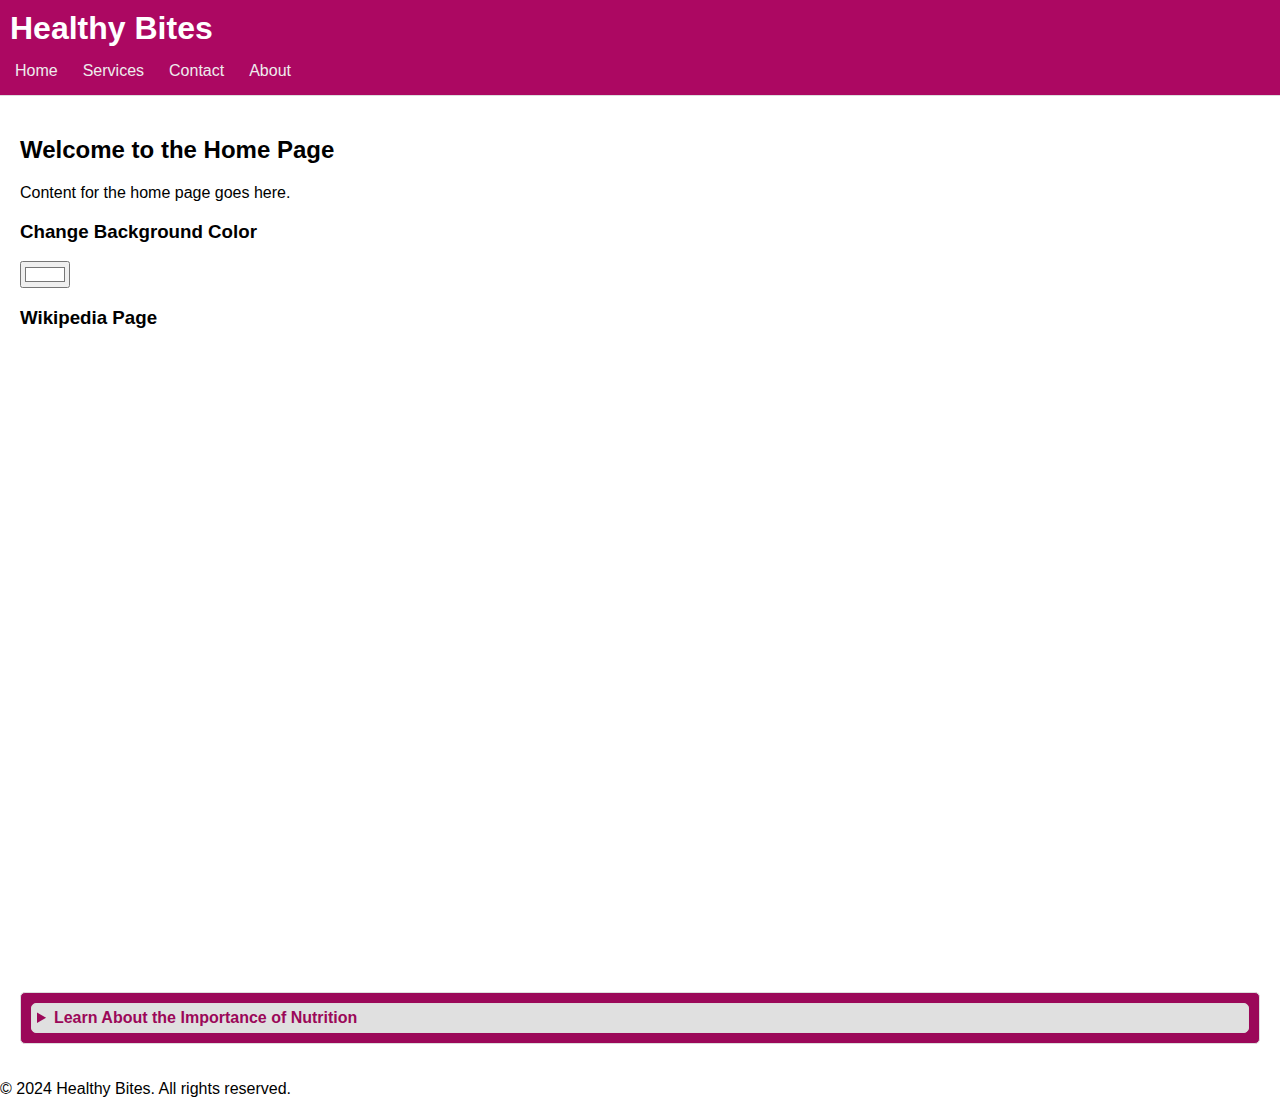
<file: Assignment 00 HTML CSS/index.html>
<!DOCTYPE html>
<html lang="en">
<head>
    <meta charset="UTF-8">
    <meta name="viewport" content="width=device-width, initial-scale=1.0">
    <title>Home Page</title>
    <meta name="description" content="Welcome to Healthy Bites. Discover the importance of nutrition and explore useful resources on healthy eating.">
    <link rel="stylesheet" href="styles.css">
    <style>
        /* Inline styles for quick changes; move to CSS for a production site */
        body {
            transition: background-color 0.5s;
        }
    </style>
</head>
<body>
    <header>
        <h1>Healthy Bites</h1>
        <nav>
            <a href="index.html">Home</a>
            <a href="services.html">Services</a>
            <a href="contact.html">Contact</a>
            <a href="about.html">About</a>
        </nav>
    </header>

    <main>
        <h2>Welcome to the Home Page</h2>
        <p>Content for the home page goes here.</p>
        
        <!-- Color Picker -->
        <section>
            <h3>Change Background Color</h3>
            <input type="color" id="colorPicker" name="colorPicker" value="#ffffff">
        </section>

        <!-- Iframe for displaying a default Wikipedia page -->
        <section>
            <h3>Wikipedia Page</h3>
            <iframe src="https://en.wikipedia.org/wiki/Nutrition" width="100%" height="600px" style="border: none;"></iframe>
        </section>
        
        <!-- Details Section -->
        <section>
            <details>
                <summary>Learn About the Importance of Nutrition</summary>
                <ul>
                    <li><a href="https://www.nutrition.org.uk/healthyliving/healthyeating/what-is-a-healthy-diet.html" target="_blank">British Nutrition Foundation: What is a Healthy Diet?</a></li>
                    <li><a href="https://www.eatright.org/health/wellness/nutrition" target="_blank">Academy of Nutrition and Dietetics: Nutrition and Wellness</a></li>
                    <li><a href="https://www.hsph.harvard.edu/nutritionsource/" target="_blank">Harvard T.H. Chan School of Public Health: The Nutrition Source</a></li>
                    <li><a href="https://www.cdc.gov/nutrition/index.html" target="_blank">Centers for Disease Control and Prevention (CDC): Nutrition</a></li>
                </ul>
            </details>
        </section>
    </main>
    
    <footer>
        <p>&copy; 2024 Healthy Bites. All rights reserved.</p>
    </footer>

    <script>
        // JavaScript to change background color based on color picker
        document.getElementById('colorPicker').addEventListener('input', function() {
            document.body.style.backgroundColor = this.value;
        });
    </script>
</body>
</html>
</file>
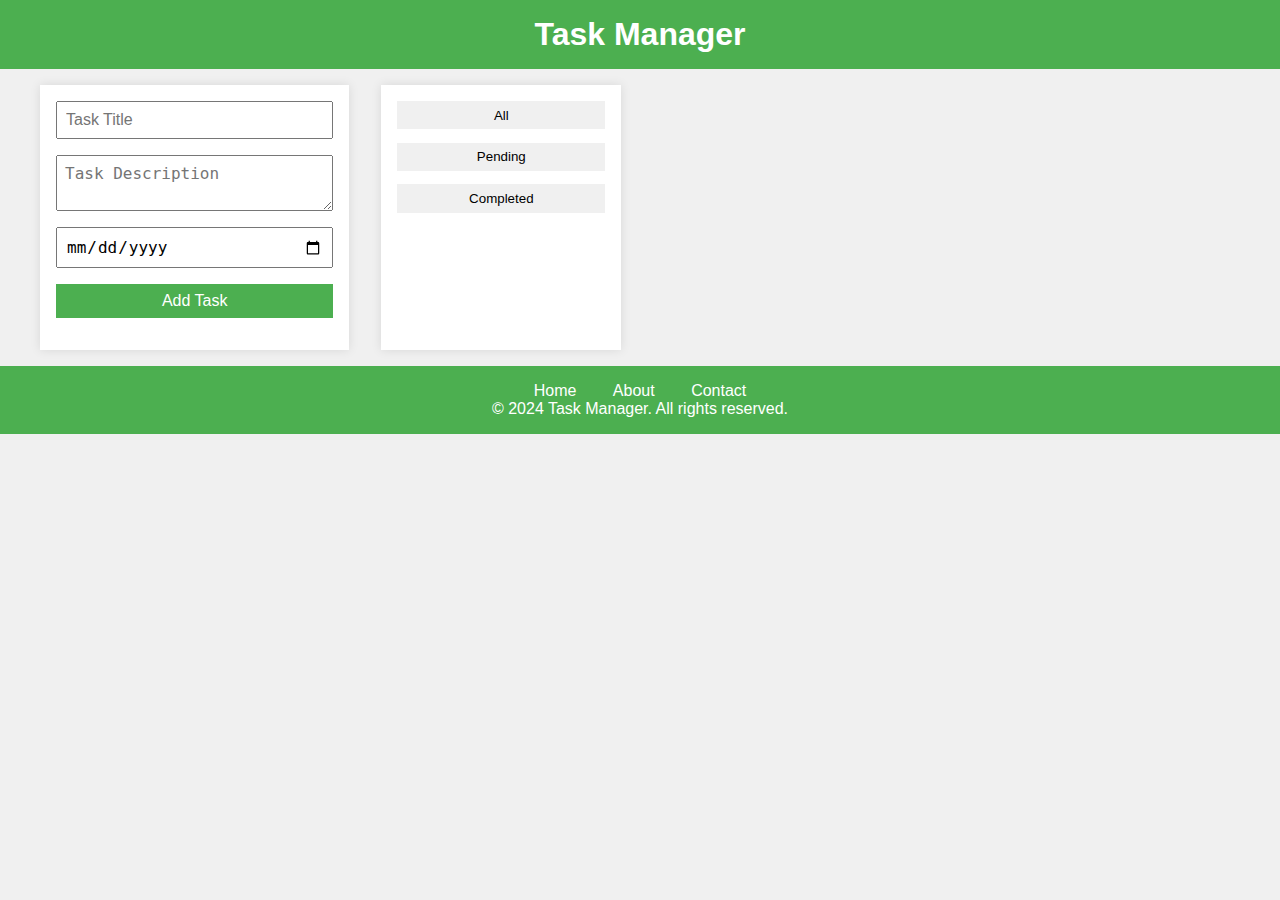
<file: Assignment 01 - JavaScript & AJAX/index.html>
<!DOCTYPE html>
<html lang="en">
<head>
    <meta charset="UTF-8">
    <meta name="viewport" content="width=device-width, initial-scale=1.0">
    <title>Task Manager</title>
    <link rel="stylesheet" href="styles.css">
</head>
<body>
    <header>
        <h1>Task Manager</h1>
    </header>
    <main>
        <section id="task-form-section">
            <form id="task-form">
                <input type="text" id="task-title" placeholder="Task Title" required>
                <textarea id="task-desc" placeholder="Task Description" required></textarea>
                <input type="date" id="due-date" required>
                <button type="submit">Add Task</button>
                <p id="feedback-message"></p>
            </form>
        </section>
        <aside id="task-sidebar">
            <ul>
                <li><button id="all-tasks">All</button></li>
                <li><button id="pending-tasks">Pending</button></li>
                <li><button id="completed-tasks">Completed</button></li>
            </ul>
        </aside>
        <section id="task-list-section">
            <ul id="task-list"></ul>
        </section>
    </main>
    <footer>
        <nav>
            <a href="#">Home</a>
            <a href="#">About</a>
            <a href="#">Contact</a>
        </nav>
        <p>&copy; 2024 Task Manager. All rights reserved.</p>
    </footer>
    <script src="app.js"></script>
</body>
</html>
</file>
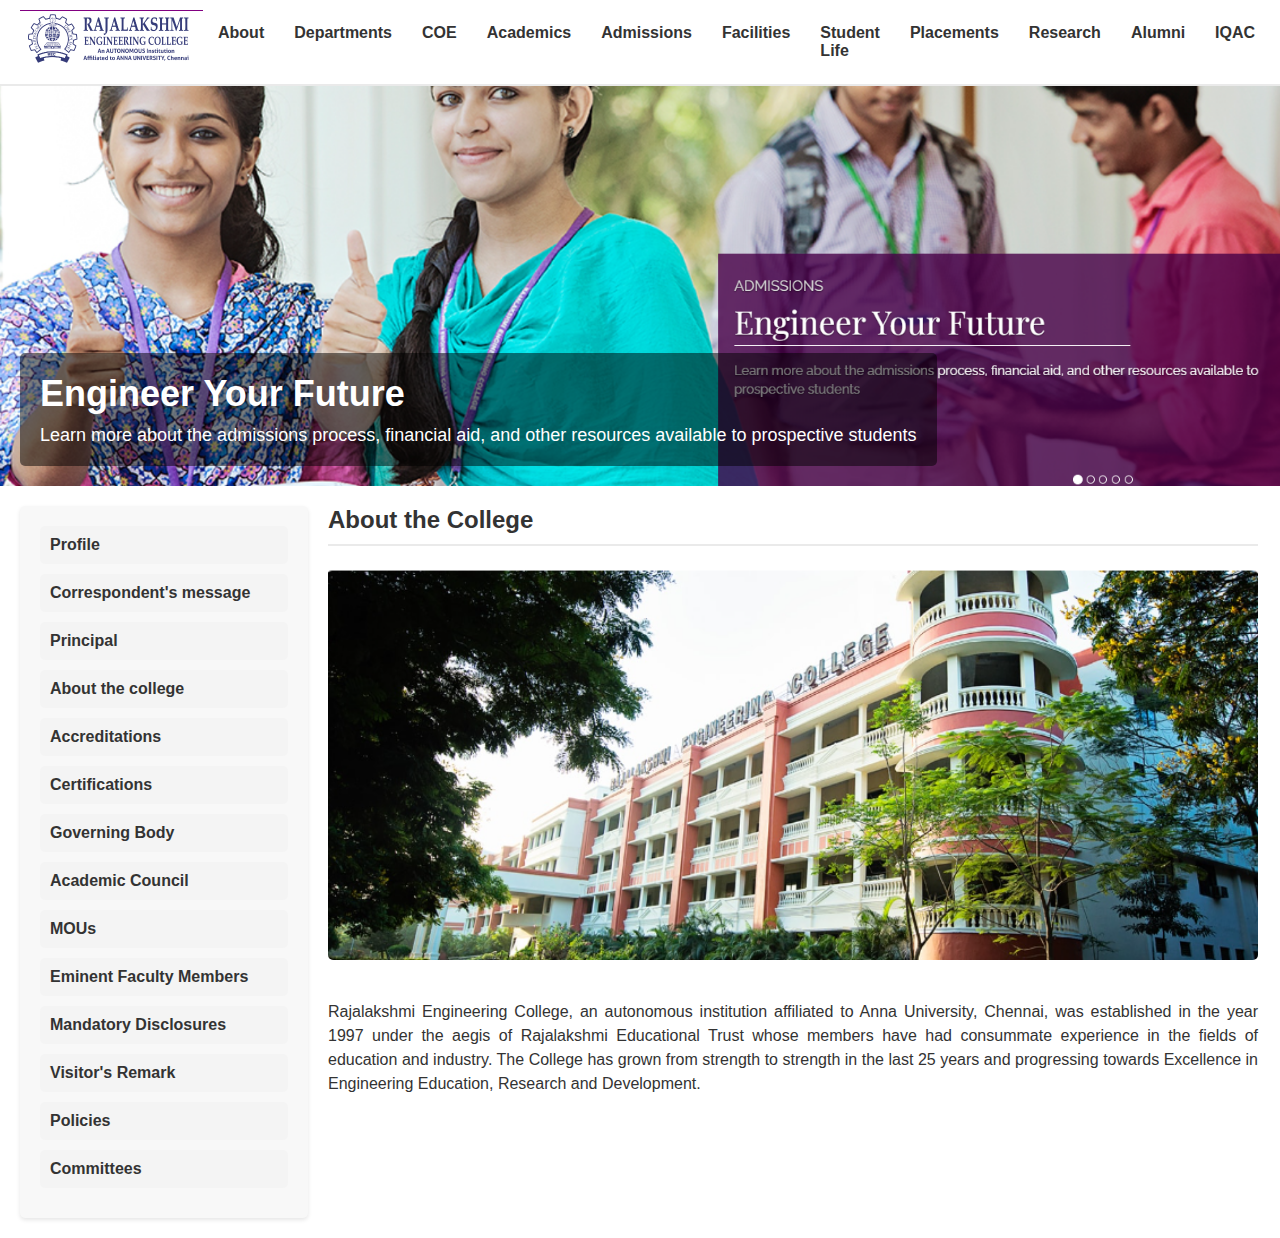
<file: Ex-2B college website/index.html>
<!DOCTYPE html>
<html lang="en">
<head>
    <meta charset="UTF-8">
    <meta name="viewport" content="width=device-width, initial-scale=1.0">
    <title>Rajalakshmi Engineering College</title>
    <link rel="stylesheet" href="style.css">
</head>
<body>
    <header>
        <div class="logo">
            <img src="logo.png" alt="College Logo">
        </div>
        <nav>
            <ul>
                <li><a href="#">About</a></li>
                <li><a href="#">Departments</a></li>
                <li><a href="#">COE</a></li>
                <li><a href="#">Academics</a></li>
                <li><a href="#">Admissions</a></li>
                <li><a href="#">Facilities</a></li>
                <li><a href="#">Student Life</a></li>
                <li><a href="#">Placements</a></li>
                <li><a href="#">Research</a></li>
                <li><a href="#">Alumni</a></li>
                <li><a href="#">IQAC</a></li>
                <li><a href="#">NAAC</a></li>
                <li><a href="#">UGC</a></li>
            </ul>
        </nav>
    </header>
    <section class="hero">
        <img src="content.png" alt="Hero Image">
        <div class="hero-content">
            <h1>Engineer Your Future</h1>
            <p>Learn more about the admissions process, financial aid, and other resources available to prospective students</p>
        </div>
    </section>
    <main>
        <aside class="sidebar">
            <ul>
                <li><a href="#">Profile</a></li>
                <li><a href="#">Correspondent's message</a></li>
                <li><a href="#">Principal</a></li>
                <li><a href="#">About the college</a></li>
                <li><a href="#">Accreditations</a></li>
                <li><a href="#">Certifications</a></li>
                <li><a href="#">Governing Body</a></li>
                <li><a href="#">Academic Council</a></li>
                <li><a href="#">MOUs</a></li>
                <li><a href="#">Eminent Faculty Members</a></li>
                <li><a href="#">Mandatory Disclosures</a></li>
                <li><a href="#">Visitor's Remark</a></li>
                <li><a href="#">Policies</a></li>
                <li><a href="#">Committees</a></li>
            </ul>
        </aside>
        <section class="content">
            <h2>About the College</h2>
            <img src="about.png" alt="College Image">
            <p>Rajalakshmi Engineering College, an autonomous institution affiliated to Anna University, Chennai, was established in the year 1997 under the aegis of Rajalakshmi Educational Trust whose members have had consummate experience in the fields of education and industry. The College has grown from strength to strength in the last 25 years and progressing towards Excellence in Engineering Education, Research and Development.</p>
        </section>
    </main>
</body>
</html>
</file>
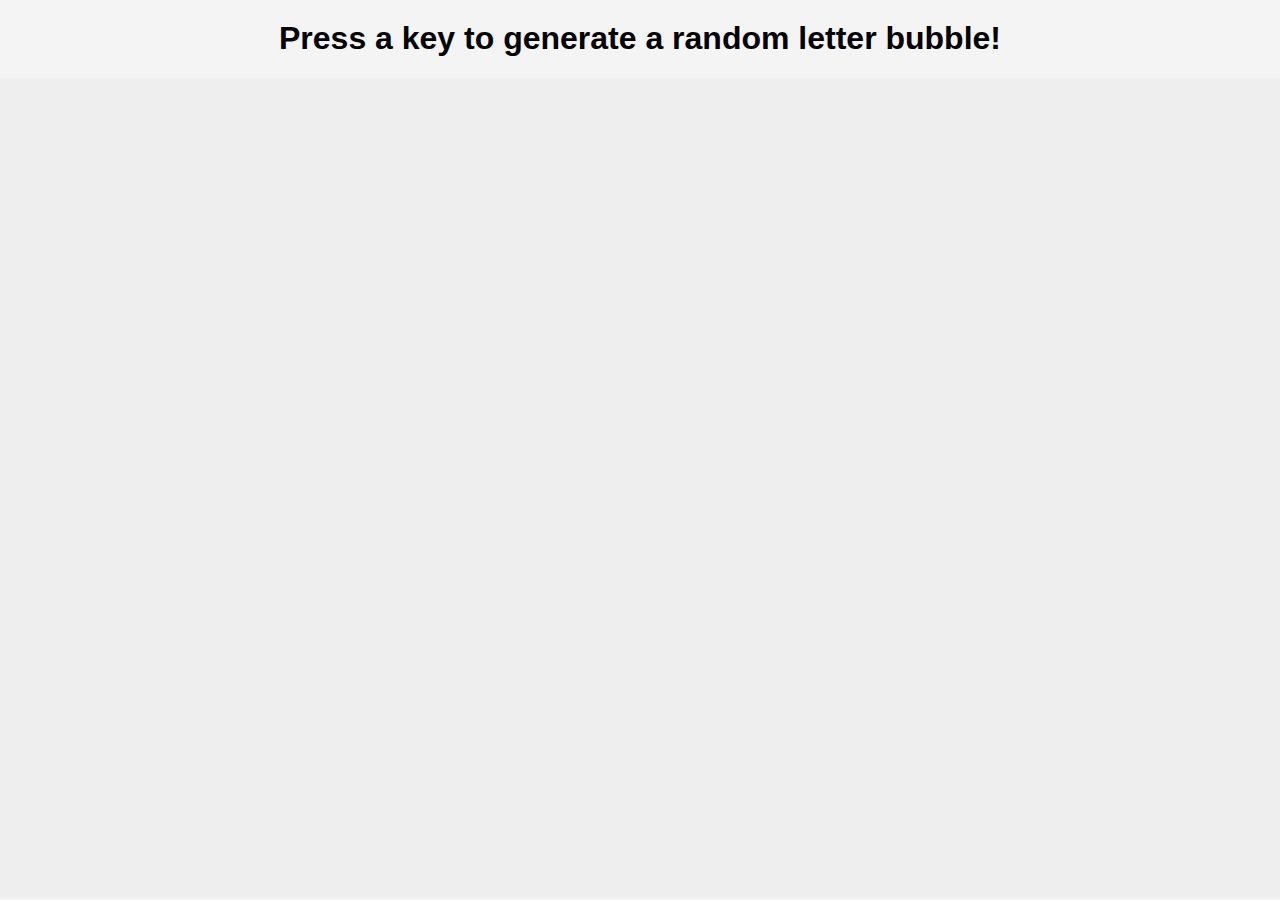
<file: Ex. No.  10 - JQuery/index.html>
<!DOCTYPE html>
<html lang="en">
<head>
    <meta charset="UTF-8">
    <meta name="viewport" content="width=device-width, initial-scale=1.0">
    <title>Simple KeyPress Game</title>
</head>
<body>
    <h1>Press a key to generate a random letter bubble!</h1>
    <div id="game-area"></div>

    <script src="https://code.jquery.com/jquery-3.6.0.min.js"></script>
    <script src="script.js"></script>
</body>
<style>
    body {
    font-family: Arial, sans-serif;
    text-align: center;
    background-color: #f4f4f4;
    margin: 0;
    padding: 0;
    }

    h1 {
        margin-top: 20px;
    }

    #game-area {
        position: relative;
        width: 100vw;
        height: calc(100vh - 80px);
        overflow: hidden;
        margin-top: 20px;
        background-color: #eee;
    }

    .bubble {
        position: absolute;
        font-size: 32px;
        width: 50px;
        height: 50px;
        border-radius: 50%;
        display: flex;
        align-items: center;
        justify-content: center;
        color: #fff;
        font-weight: bold;
        text-align: center;
    }

    @keyframes float {
        from {
            transform: translateY(0px);
        }
        to {
            transform: translateY(-800px);
        }
    }

</style>
</html>
</file>
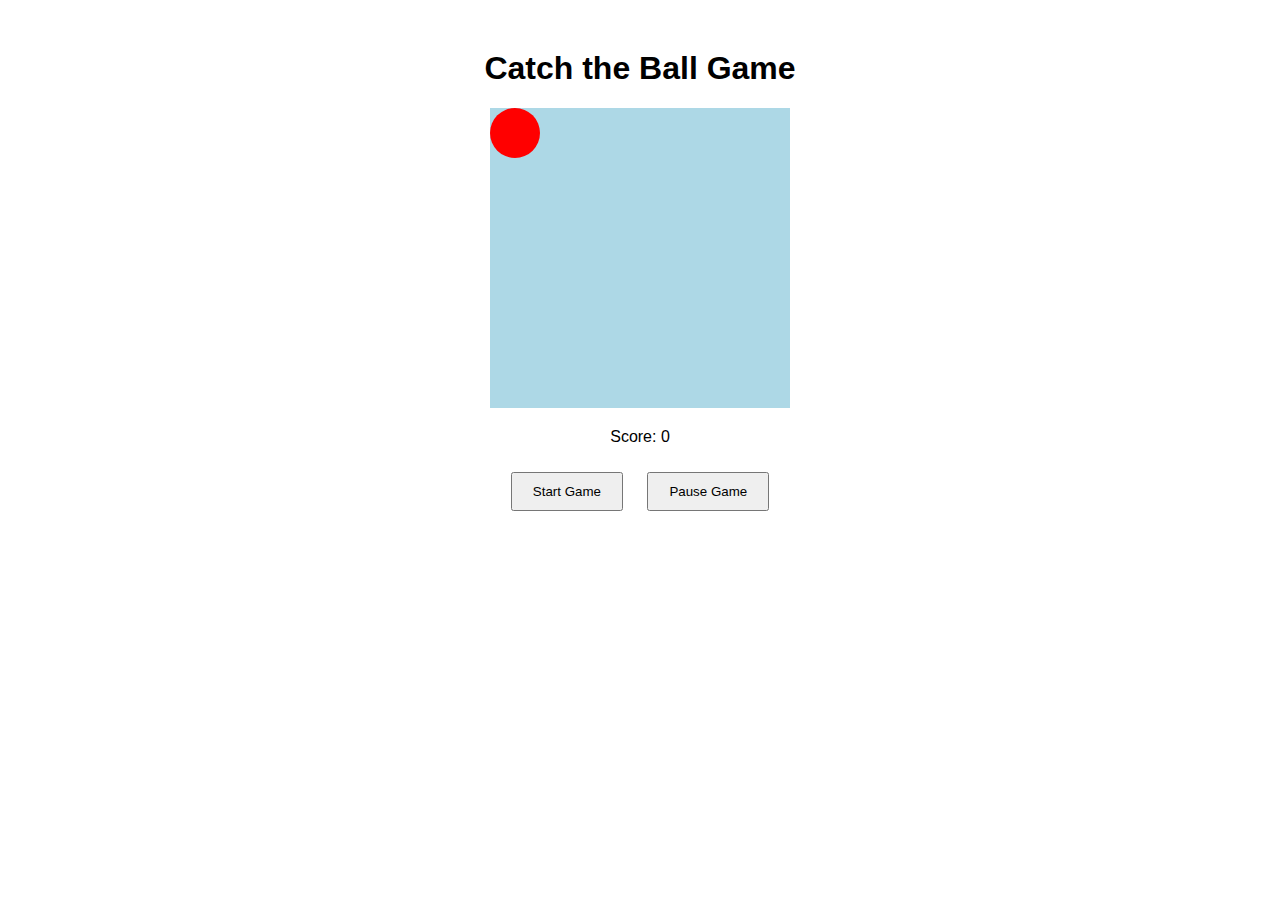
<file: Assignment 04 - JQuery - Game Dvelopment/Game Design and Interactivity Using jQuery/index.html>
<!DOCTYPE html>
<html lang="en">
<head>
    <meta charset="UTF-8">
    <meta name="viewport" content="width=device-width, initial-scale=1.0">
    <title>jQuery Animation Game</title>
    <link rel="stylesheet" href="styles.css">
    <script src="https://code.jquery.com/jquery-3.6.0.min.js"></script>
</head>
<body>

    <div class="game-container">
        <h1>Catch the Ball Game</h1>
        <div id="game-area">
            <div id="ball"></div>
        </div>
        <div class="game-info">
            <p>Score: <span id="score">0</span></p>
            <button id="start-game">Start Game</button>
            <button id="pause-game">Pause Game</button>
        </div>
    </div>

    <script src="game.js"></script>
</body>
</html>
</file>
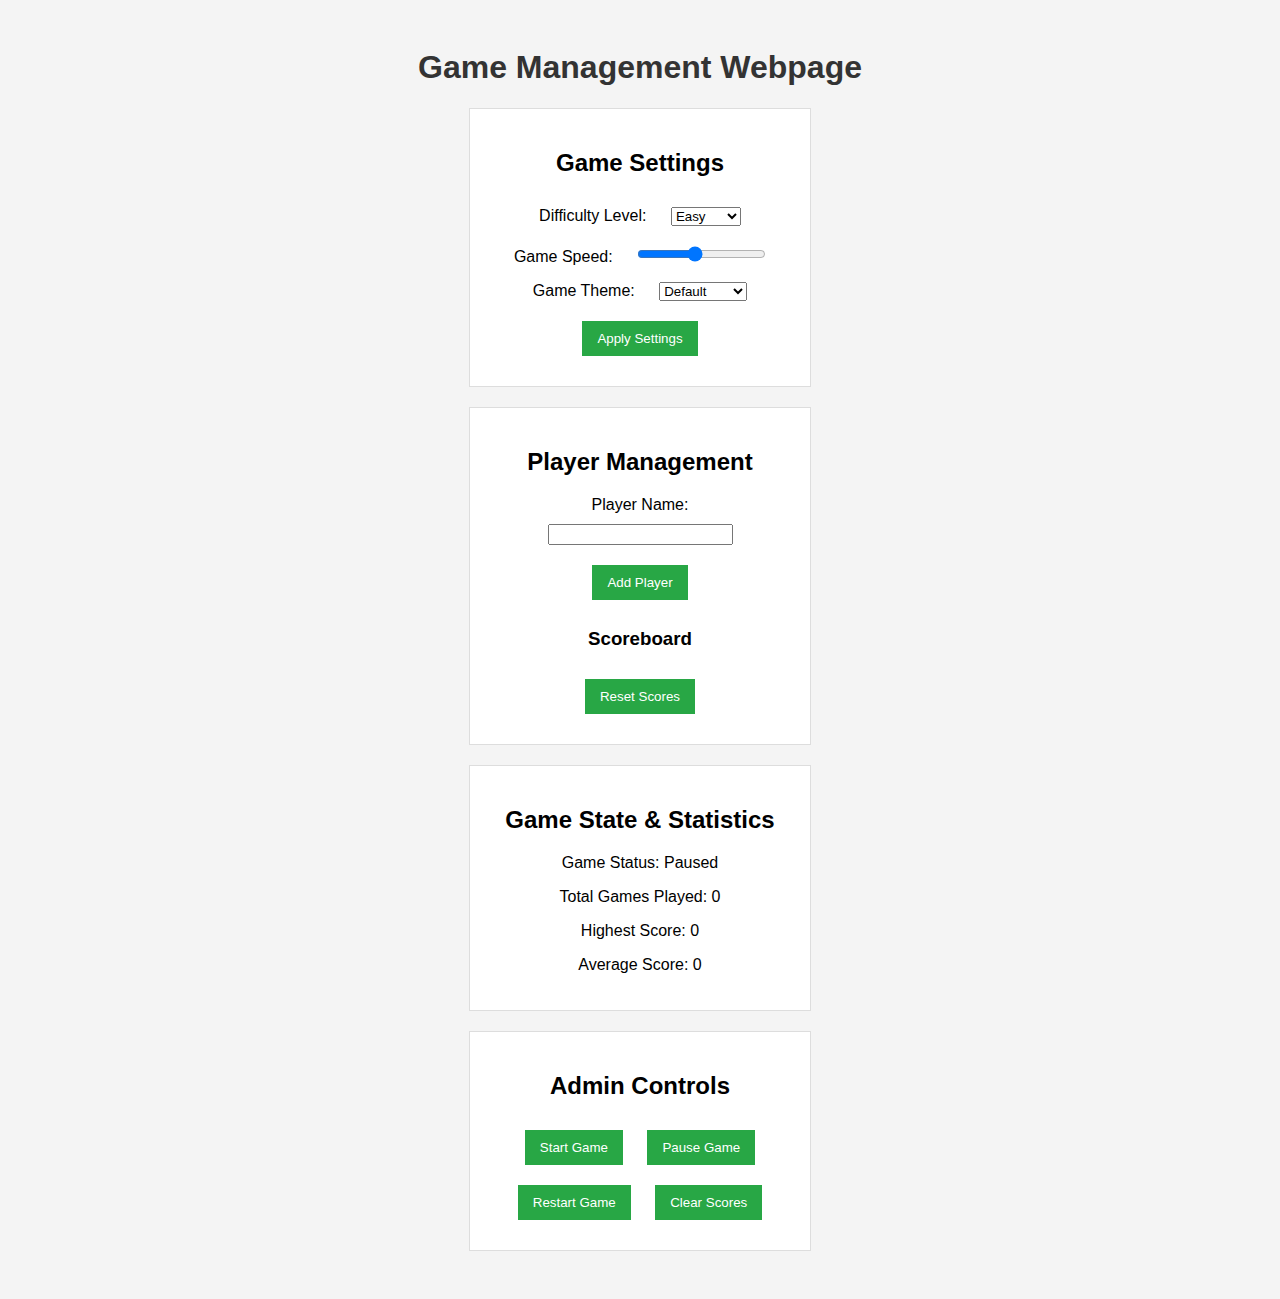
<file: Assignment 04 - JQuery - Game Dvelopment/Game Management Webpage/index.html>
<!DOCTYPE html>
<html lang="en">
<head>
    <meta charset="UTF-8">
    <meta name="viewport" content="width=device-width, initial-scale=1.0">
    <title>Game Management</title>
    <link rel="stylesheet" href="styles.css">
    <script src="https://code.jquery.com/jquery-3.6.0.min.js"></script>
</head>
<body>
    <h1>Game Management Webpage</h1>

    <!-- Game Settings Section -->
    <section id="game-settings">
        <h2>Game Settings</h2>
        <label for="difficulty">Difficulty Level:</label>
        <select id="difficulty">
            <option value="easy">Easy</option>
            <option value="medium">Medium</option>
            <option value="hard">Hard</option>
        </select><br>

        <label for="speed">Game Speed:</label>
        <input type="range" id="speed" min="1" max="10" value="5"><br>

        <label for="theme">Game Theme:</label>
        <select id="theme">
            <option value="default">Default</option>
            <option value="dark">Dark Mode</option>
            <option value="light">Light Mode</option>
        </select><br>

        <button id="apply-settings">Apply Settings</button>
    </section>

    <!-- Player Management Section -->
    <section id="player-management">
        <h2>Player Management</h2>
        <label for="player-name">Player Name:</label>
        <input type="text" id="player-name">
        <button id="add-player">Add Player</button><br>

        <h3>Scoreboard</h3>
        <ul id="scoreboard"></ul>

        <button id="reset-scores">Reset Scores</button>
    </section>

    <!-- Game State Section -->
    <section id="game-state">
        <h2>Game State & Statistics</h2>
        <p>Game Status: <span id="game-status">Paused</span></p>
        <p>Total Games Played: <span id="games-played">0</span></p>
        <p>Highest Score: <span id="highest-score">0</span></p>
        <p>Average Score: <span id="average-score">0</span></p>
    </section>

    <!-- Admin Controls -->
    <section id="admin-controls">
        <h2>Admin Controls</h2>
        <button id="start-game">Start Game</button>
        <button id="pause-game">Pause Game</button>
        <button id="restart-game">Restart Game</button>
        <button id="clear-scores">Clear Scores</button>
    </section>

    <script src="script.js"></script>
</body>
</html>
</file>
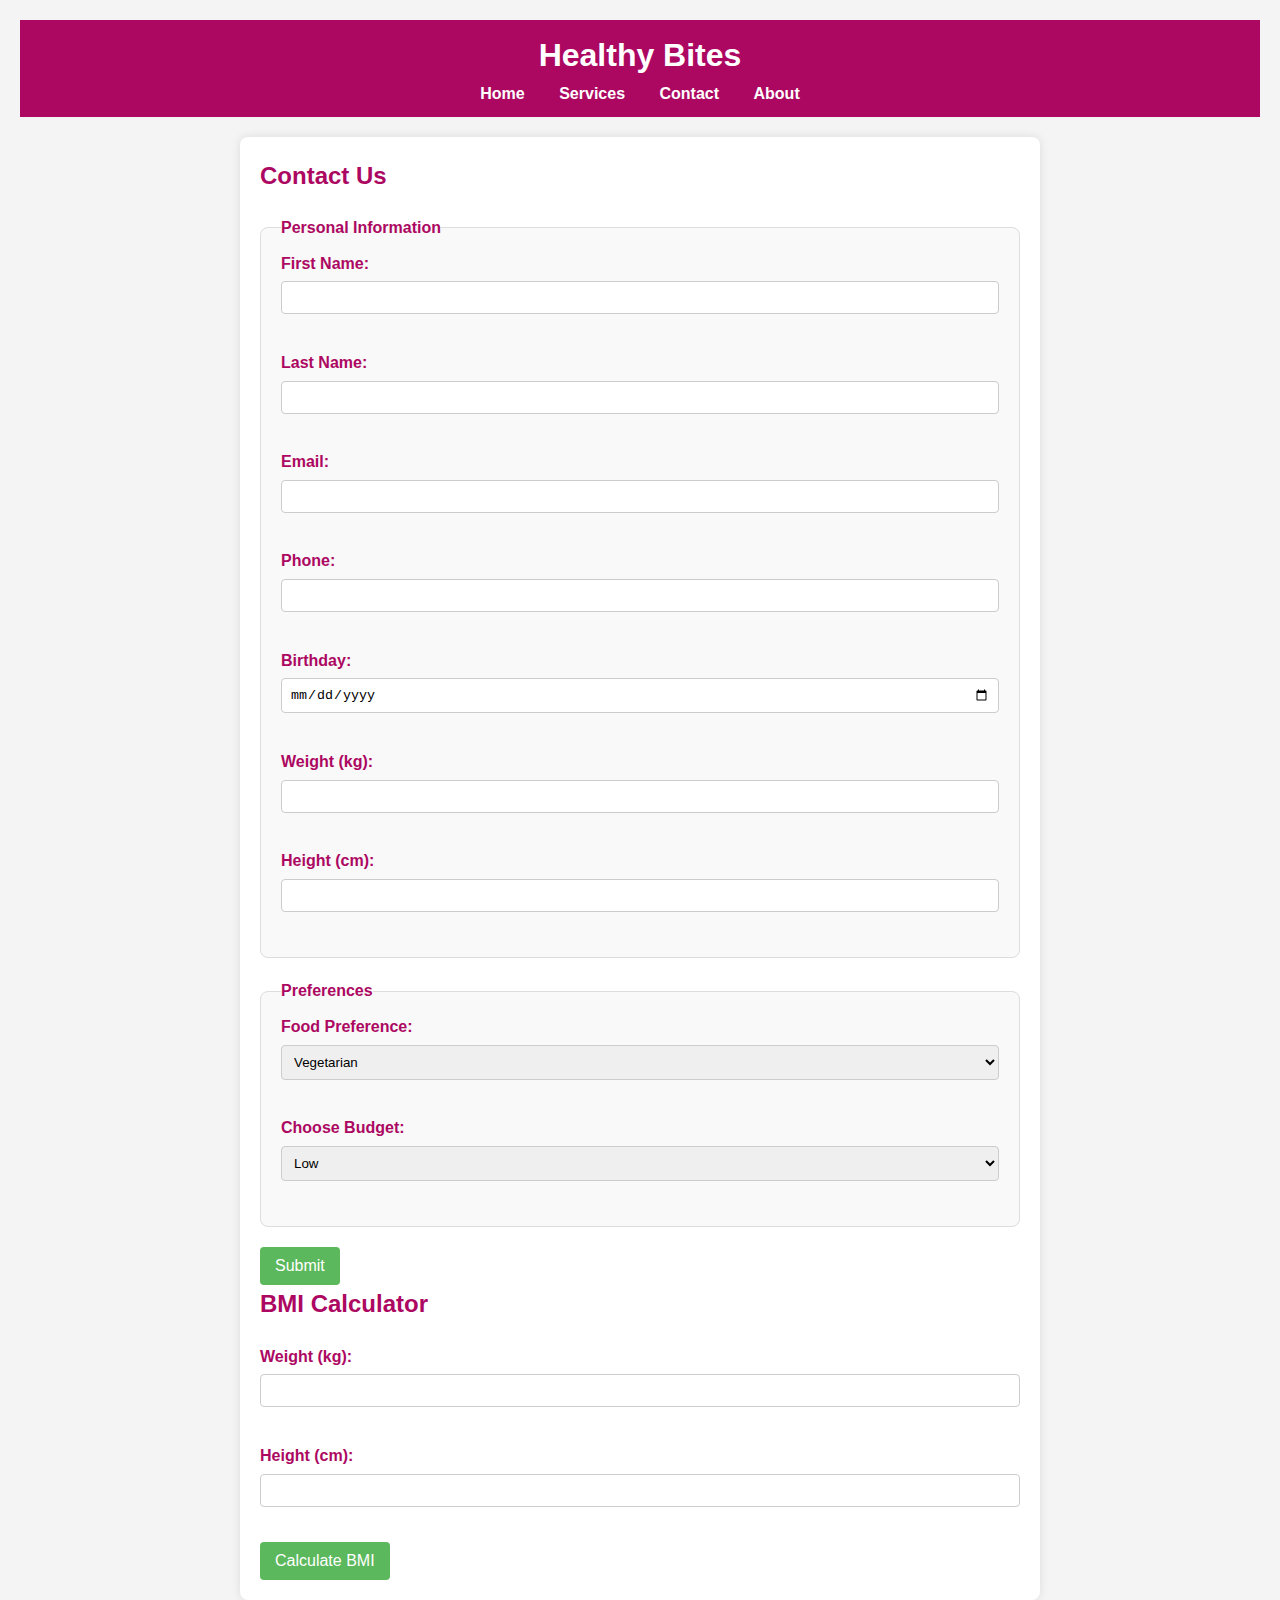
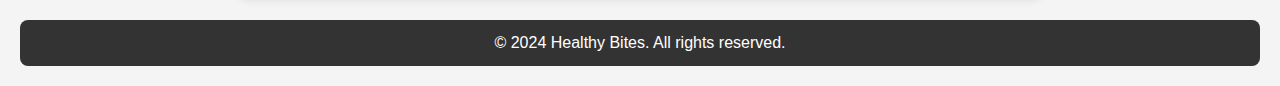
<file: Assignment 00 HTML CSS/contact.html>
<!DOCTYPE html>
<html lang="en">
<head>
    <meta charset="UTF-8">
    <meta name="viewport" content="width=device-width, initial-scale=1.0">
    <title>Contact Us</title>
    <meta name="description" content="Contact us for more information. Fill out the form with your details and preferences.">
    <link rel="stylesheet" href="cont.css">
</head>
<body>
    <header>
        <h1>Healthy Bites</h1>
        <nav>
            <a href="index.html">Home</a>
            <a href="services.html">Services</a>
            <a href="contact.html">Contact</a>
            <a href="about.html">About</a>
        </nav>
    </header>

    <main>
        <h2>Contact Us</h2>
        <form action="submit_contact_form.php" method="post">
            <fieldset>
                <legend>Personal Information</legend>
                
                <label for="firstname">First Name:</label>
                <input type="text" id="firstname" name="firstname" required><br><br>
                
                <label for="lastname">Last Name:</label>
                <input type="text" id="lastname" name="lastname" required><br><br>
                
                <label for="email">Email:</label>
                <input type="email" id="email" name="email" required><br><br>
                
                <label for="phone">Phone:</label>
                <input type="tel" id="phone" name="phone" required><br><br>
                
                <label for="birthday">Birthday:</label>
                <input type="date" id="birthday" name="birthday" required><br><br>
                
                <label for="weight">Weight (kg):</label>
                <input type="number" id="weight" name="weight" step="0.1" required><br><br>
                
                <label for="height">Height (cm):</label>
                <input type="number" id="height" name="height" step="0.1" required><br><br>
            </fieldset>

            <fieldset>
                <legend>Preferences</legend>
                
                <label for="food-preference">Food Preference:</label>
                <select id="food-preference" name="food_preference">
                    <option value="vegetarian">Vegetarian</option>
                    <option value="vegan">Vegan</option>
                    <option value="gluten-free">Gluten-Free</option>
                    <option value="none">None</option>
                </select><br><br>

                <label for="budget">Choose Budget:</label>
                <select id="budget" name="budget">
                    <option value="low">Low</option>
                    <option value="medium">Medium</option>
                    <option value="high">High</option>
                </select><br><br>
            </fieldset>
            
            <button type="submit">Submit</button>
        </form>

        <!-- BMI Calculator -->
        <section>
            <h2>BMI Calculator</h2>
            <form id="bmiForm">
                <label for="bmi-weight">Weight (kg):</label>
                <input type="number" id="bmi-weight" name="bmi-weight" step="0.1" required><br><br>

                <label for="bmi-height">Height (cm):</label>
                <input type="number" id="bmi-height" name="bmi-height" step="0.1" required><br><br>

                <button type="button" onclick="calculateBMI()">Calculate BMI</button>
            </form>
            <p id="bmiResult"></p>
        </section>
    </main>

    <footer>
        <p>&copy; 2024 Healthy Bites. All rights reserved.</p>
    </footer>

    <script>
        // JavaScript to calculate BMI
        function calculateBMI() {
            const weight = parseFloat(document.getElementById('bmi-weight').value);
            const height = parseFloat(document.getElementById('bmi-height').value) / 100; // Convert cm to meters
            if (weight > 0 && height > 0) {
                const bmi = weight / (height * height);
                document.getElementById('bmiResult').textContent = `Your BMI is ${bmi.toFixed(2)}`;
            } else {
                document.getElementById('bmiResult').textContent = 'Please enter valid values.';
            }
        }
    </script>
</body>
</html>
</file>
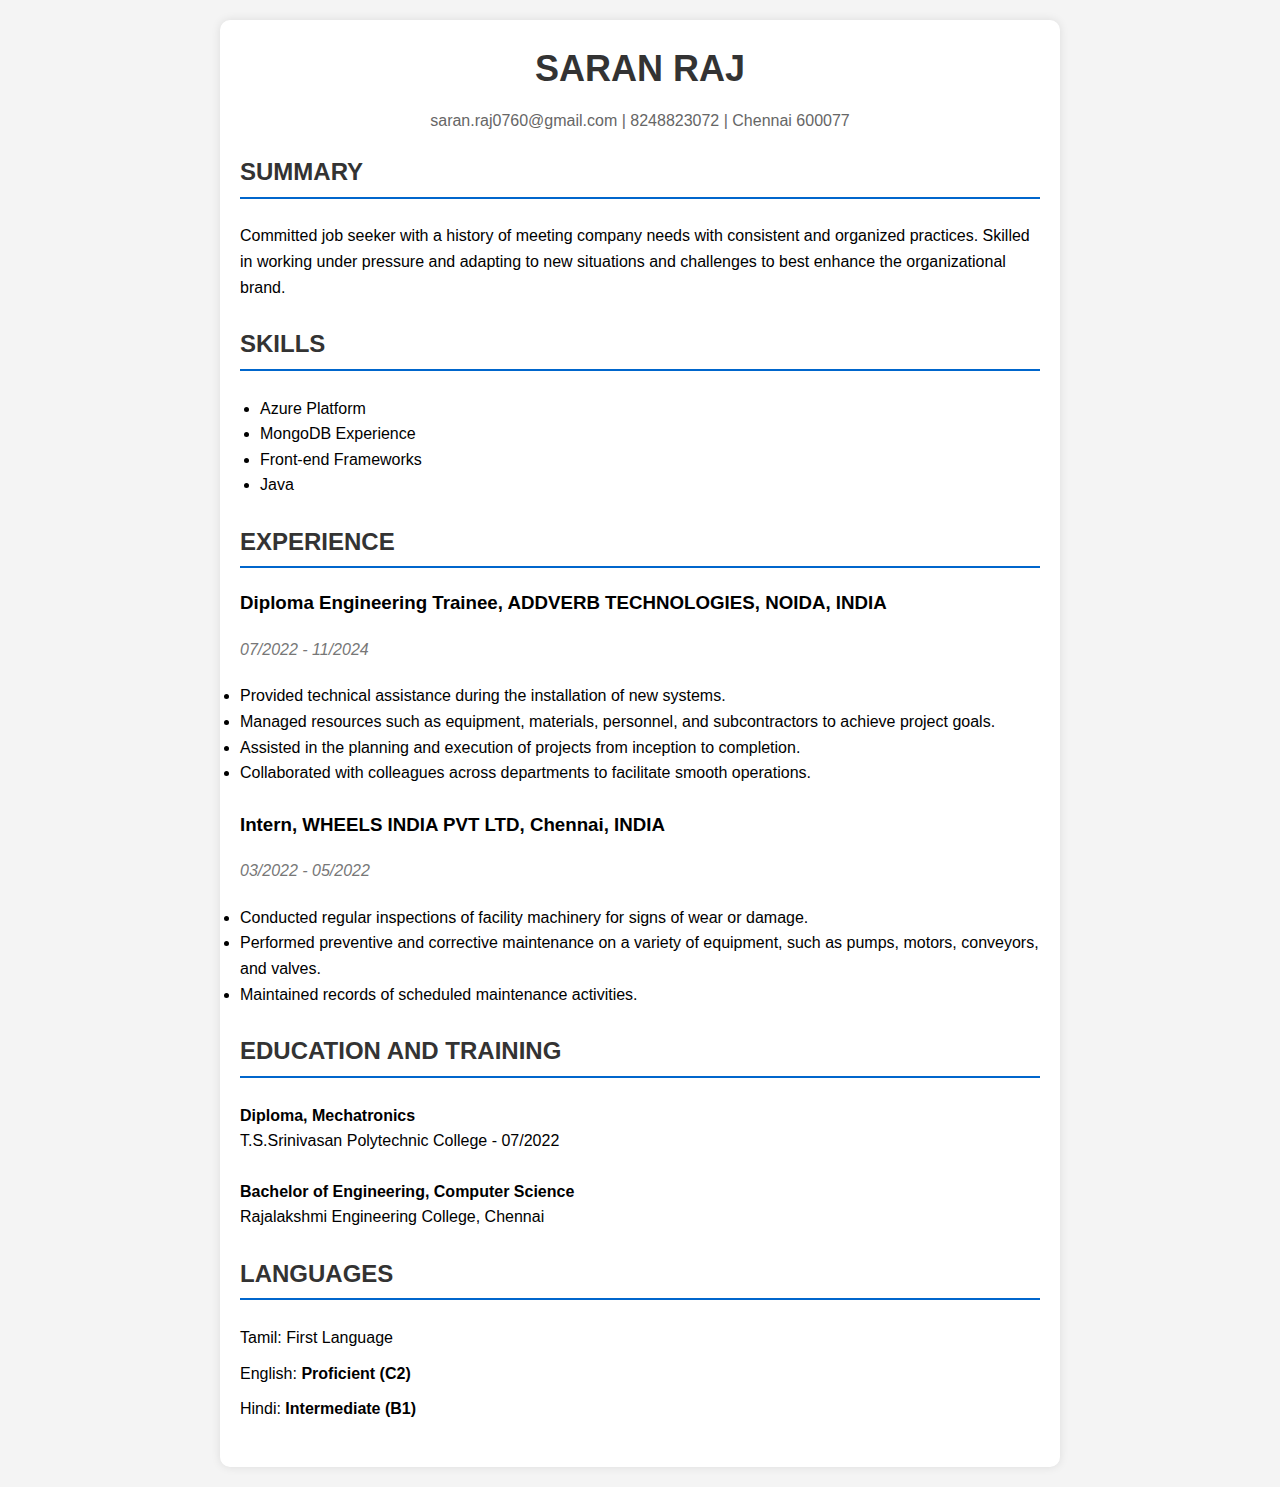
<file: EX-1A Resume/resume.html>
<!DOCTYPE html>
<html lang="en">
<head>
    <meta charset="UTF-8">
    <meta name="viewport" content="width=device-width, initial-scale=1.0">
    <title>Saran Raj - Resume</title>
    <link rel="stylesheet" href="styles.css">
</head>
<body>
    <div class="resume">
        <header>
            <h1>SARAN RAJ</h1>
            <p class="contact-info">
                <span>saran.raj0760@gmail.com</span> | 
                <span>8248823072</span> | 
                <span>Chennai 600077</span>
            </p>
        </header>

        <section class="summary">
            <h2>SUMMARY</h2>
            <p>
                Committed job seeker with a history of meeting company needs with consistent and organized practices.
                Skilled in working under pressure and adapting to new situations and challenges to best enhance the
                organizational brand.
            </p>
        </section>

        <section class="skills">
            <h2>SKILLS</h2>
            <ul>
                <li>Azure Platform</li>
                <li>MongoDB Experience</li>
                <li>Front-end Frameworks</li>
                <li>Java</li>
            </ul>
        </section>

        <section class="experience">
            <h2>EXPERIENCE</h2>

            <div class="job">
                <h3>Diploma Engineering Trainee, ADDVERB TECHNOLOGIES, NOIDA, INDIA</h3>
                <p class="date">07/2022 - 11/2024</p>
                <ul>
                    <li>Provided technical assistance during the installation of new systems.</li>
                    <li>Managed resources such as equipment, materials, personnel, and subcontractors to achieve project goals.</li>
                    <li>Assisted in the planning and execution of projects from inception to completion.</li>
                    <li>Collaborated with colleagues across departments to facilitate smooth operations.</li>
                </ul>
            </div>

            <div class="job">
                <h3>Intern, WHEELS INDIA PVT LTD, Chennai, INDIA</h3>
                <p class="date">03/2022 - 05/2022</p>
                <ul>
                    <li>Conducted regular inspections of facility machinery for signs of wear or damage.</li>
                    <li>Performed preventive and corrective maintenance on a variety of equipment, such as pumps, motors, conveyors, and valves.</li>
                    <li>Maintained records of scheduled maintenance activities.</li>
                </ul>
            </div>
        </section>

        <section class="education">
            <h2>EDUCATION AND TRAINING</h2>
            <p><strong>Diploma, Mechatronics</strong><br>
            T.S.Srinivasan Polytechnic College - 07/2022</p>
            <p><strong>Bachelor of Engineering, Computer Science</strong><br>
            Rajalakshmi Engineering College, Chennai</p>
        </section>

        <section class="languages">
            <h2>LANGUAGES</h2>
            <p>Tamil: First Language</p>
            <p>English: <strong>Proficient (C2)</strong></p>
            <p>Hindi: <strong>Intermediate (B1)</strong></p>
        </section>
    </div>
</body>
</html>
</file>
<file: Assignment 00 HTML CSS/styles.css>
body {
    font-family: Arial, sans-serif;
    margin: 0;
    padding: 0;
}

header {
    background-color: #ac0862;
    padding: 10px;
    border-bottom: 1px solid #ddd;
}

header h1 {
    margin: 0;
    display: inline-block;
    color: white;
}

nav {
    margin-top: 10px;
    display: flex;
    gap: 15px; /* Adjust spacing between menu items */
}

nav a {
    text-decoration: none;
    color: #eeeded;
    padding: 5px;
}

nav a:hover {
    background-color: #ddd;
    border-radius: 5px;
}

main {
    padding: 20px;
}

iframe {
    border: none;
    width: 100%;
    height: 600px;
    margin-top: 20px;
}

details {
    margin-top: 20px;
    padding: 10px;
    border: 1px solid #ddd;
    border-radius: 5px;
    background-color: #9b0859;
}

summary {
    color: #9b0859;
    cursor: pointer;
    font-weight: bold;
    padding: 5px;
    border: 1px solid #ddd;
    border-radius: 5px;
    background-color: #e0e0e0;
}

summary:hover {
    background-color: #ccc;
}

ul {
    list-style-type: none;
    padding-left: 0;
    margin-top: 10px;
}

li {
    margin-bottom: 10px;
}

a {
    text-decoration: none;
    color: #007BFF;
}

a:hover {
    text-decoration: underline;
}
</file>
<file: Ex-2B college website/style.css>
body {
    font-family: Arial, sans-serif;
    margin: 0;
    padding: 0;
    box-sizing: border-box;
    color: #333;
}

header {
    display: flex;
    align-items: center;
    justify-content: space-between;
    background-color: #fff;
    padding: 10px 20px;
    border-bottom: 2px solid #eaeaea;
}

.logo img {
    height: 60px;
}

nav ul {
    list-style: none;
    display: flex;
    margin: 0;
    padding: 0;
}

nav ul li {
    margin: 0 15px;
}

nav ul li a {
    text-decoration: none;
    color: #333;
    font-weight: bold;
}

.hero {
    position: relative;
    height: 400px;
    background-color: #f4f4f4;
}

.hero img {
    width: 100%;
    height: 100%;
    object-fit: cover;
}

.hero-content {
    position: absolute;
    bottom: 20px;
    left: 20px;
    background-color: rgba(0, 0, 0, 0.5);
    color: #fff;
    padding: 20px;
    border-radius: 5px;
}

.hero-content h1 {
    margin: 0 0 10px 0;
    font-size: 36px;
}

.hero-content p {
    margin: 0;
    font-size: 18px;
}

main {
    display: flex;
    margin: 20px;
}

.sidebar {
    width: 20%;
    margin-right: 20px;
    background-color: #f8f8f8;
    padding: 20px;
    border-radius: 5px;
    box-shadow: 0 2px 4px rgba(0, 0, 0, 0.1);
}

.sidebar ul {
    list-style: none;
    padding: 0;
    margin: 0;
}

.sidebar ul li {
    margin-bottom: 10px;
}

.sidebar ul li a {
    text-decoration: none;
    color: #333;
    font-weight: bold;
    display: block;
    padding: 10px;
    background-color: #f4f4f4;
    border-radius: 5px;
}

.sidebar ul li a:hover {
    background-color: #ddd;
}

.content {
    width: 75%;
}

.content h2 {
    margin-top: 0;
    border-bottom: 2px solid #eaeaea;
    padding-bottom: 10px;
}

.content img {
    width: 100%;
    height: auto;
    margin-bottom: 20px;
    border-radius: 5px;
}

.content p {
    font-size: 16px;
    line-height: 1.5;
    text-align: justify;
}
</file>
<file: Assignment 04 - JQuery - Game Dvelopment/Game Design and Interactivity Using jQuery/styles.css>
body {
    font-family: Arial, sans-serif;
    text-align: center;
}

.game-container {
    width: 80%;
    margin: 0 auto;
    margin-top: 50px;
}

#game-area {
    width: 300px;
    height: 300px;
    background-color: lightblue;
    margin: 0 auto;
    position: relative;
    overflow: hidden;
}

#ball {
    width: 50px;
    height: 50px;
    background-color: red;
    border-radius: 50%;
    position: absolute;
}

.game-info {
    margin-top: 20px;
}

button {
    padding: 10px 20px;
    margin: 10px;
    cursor: pointer;
}
</file>
<file: Assignment 04 - JQuery - Game Dvelopment/Game Management Webpage/styles.css>
body {
    font-family: Arial, sans-serif;
    background-color: #f4f4f4;
    padding: 20px;
    text-align: center;
}

h1 {
    color: #333;
}

section {
    background-color: #fff;
    border: 1px solid #ddd;
    margin: 20px auto;
    padding: 20px;
    width: 300px;
}

label, select, input, button {
    margin: 10px;
}

button {
    padding: 10px 15px;
    background-color: #28a745;
    color: #fff;
    border: none;
    cursor: pointer;
}

button:hover {
    background-color: #218838;
}

#scoreboard {
    list-style: none;
    padding: 0;
}

#scoreboard li {
    background-color: #ddd;
    padding: 5px;
    margin: 5px;
}
</file>
<file: Assignment 00 HTML CSS/cont.css>
* {
    margin: 0;
    padding: 0;
    box-sizing: border-box;
}

body {
    font-family: Arial, sans-serif;
    line-height: 1.6;
    background-color: #f4f4f4;
    color: #ac0862;
    padding: 20px;
}

header {
    background:#ac0862;
    color: #fff;
    padding: 10px 0;
    text-align: center;
}

header h1 {
    margin: 0;
}

nav a {
    color: #fff;
    text-decoration: none;
    padding: 0 15px;
    font-weight: bold;
}

nav a:hover {
    text-decoration: underline;
}

main {
    max-width: 800px;
    margin: 20px auto;
    background: #fff;
    padding: 20px;
    border-radius: 8px;
    box-shadow: 0 0 10px rgba(0, 0, 0, 0.1);
}

h2 {
    margin-bottom: 20px;
}

fieldset {
    border: 1px solid #ddd;
    border-radius: 8px;
    padding: 10px 20px;
    margin-bottom: 20px;
    background: #f9f9f9;
}

legend {
    font-weight: bold;
}

label {
    display: block;
    margin-bottom: 5px;
    font-weight: bold;
}

input[type="text"],
input[type="email"],
input[type="tel"],
input[type="number"],
input[type="date"],
select,
textarea {
    width: 100%;
    padding: 8px;
    margin-bottom: 10px;
    border: 1px solid #ccc;
    border-radius: 4px;
}

textarea {
    resize: vertical;
}

button {
    background-color: #5cb85c;
    color: #fff;
    border: none;
    padding: 10px 15px;
    border-radius: 4px;
    cursor: pointer;
    font-size: 16px;
}

button:hover {
    background-color: #4cae4c;
}

footer {
    text-align: center;
    margin-top: 20px;
    padding: 10px 0;
    background: #333;
    color: #fff;
    border-radius: 8px;
}
</file>
<file: EX-1A Resume/styles.css>
body {
    font-family: Arial, sans-serif;
    line-height: 1.6;
    margin: 0;
    padding: 0;
    background-color: #f4f4f4;
}

.resume {
    width: 80%;
    max-width: 800px;
    margin: 20px auto;
    background: #ffffff;
    padding: 20px;
    border-radius: 10px;
    box-shadow: 0px 0px 10px rgba(0, 0, 0, 0.1);
}

header {
    text-align: center;
    margin-bottom: 20px;
}

h1 {
    margin: 0;
    font-size: 36px;
    color: #333333;
}

.contact-info {
    margin-top: 10px;
    color: #666666;
}

section {
    margin-bottom: 20px;
}

h2 {
    font-size: 24px;
    color: #333333;
    border-bottom: 2px solid #0066cc;
    padding-bottom: 5px;
}

.summary p, .skills ul, .experience ul, .education p, .languages p {
    margin: 0;
    padding: 5px 0;
}

.skills ul {
    list-style-type: disc;
    padding-left: 20px;
}

.experience .job, .education p {
    margin-bottom: 15px;
}

.experience .date {
    font-style: italic;
    color: #777777;
}
</file>
<file: Assignment 01 - JavaScript & AJAX/styles.css>
/* General Reset */
* {
    margin: 0;
    padding: 0;
    box-sizing: border-box;
}

/* Body */
body {
    font-family: Arial, sans-serif;
    background-color: #f0f0f0;
    color: #333;
}

/* Header */
header {
    background-color: #4CAF50;
    color: white;
    padding: 1em;
    text-align: center;
}

/* Main Layout */
main {
    display: flex;
    flex-wrap: wrap;
    margin: 1em auto;
    max-width: 1200px;
}

/* Task Form */
#task-form-section {
    flex: 1;
    margin-right: 2em;
}

#task-form {
    display: flex;
    flex-direction: column;
    background-color: white;
    padding: 1em;
    box-shadow: 0 0 10px rgba(0, 0, 0, 0.1);
}

#task-form input, #task-form textarea, #task-form button {
    margin-bottom: 1em;
    padding: 0.5em;
    font-size: 1rem;
    width: 100%;
}

#task-form button {
    background-color: #4CAF50;
    color: white;
    border: none;
    cursor: pointer;
}

#task-form button:hover {
    background-color: #45a049;
}

/* Sidebar */
#task-sidebar {
    width: 20%;
    background-color: white;
    box-shadow: 0 0 10px rgba(0, 0, 0, 0.1);
    padding: 1em;
}

#task-sidebar ul {
    list-style: none;
}

#task-sidebar button {
    display: block;
    width: 100%;
    padding: 0.5em;
    margin-bottom: 1em;
    background-color: #f0f0f0;
    border: none;
    cursor: pointer;
}

#task-sidebar button:hover {
    background-color: #ddd;
}

/* Task List */
#task-list-section {
    flex: 2;
}

#task-list {
    list-style: none;
    padding: 0;
}

.task-item {
    background-color: white;
    padding: 1em;
    margin-bottom: 1em;
    display: flex;
    justify-content: space-between;
    align-items: center;
    box-shadow: 0 0 10px rgba(0, 0, 0, 0.1);
}

.task-item.completed .task-title {
    text-decoration: line-through;
    color: gray;
}

/* Footer */
footer {
    text-align: center;
    padding: 1em;
    background-color: #4CAF50;
    color: white;
}

footer nav a {
    color: white;
    margin: 0 1em;
    text-decoration: none;
}
</file>
